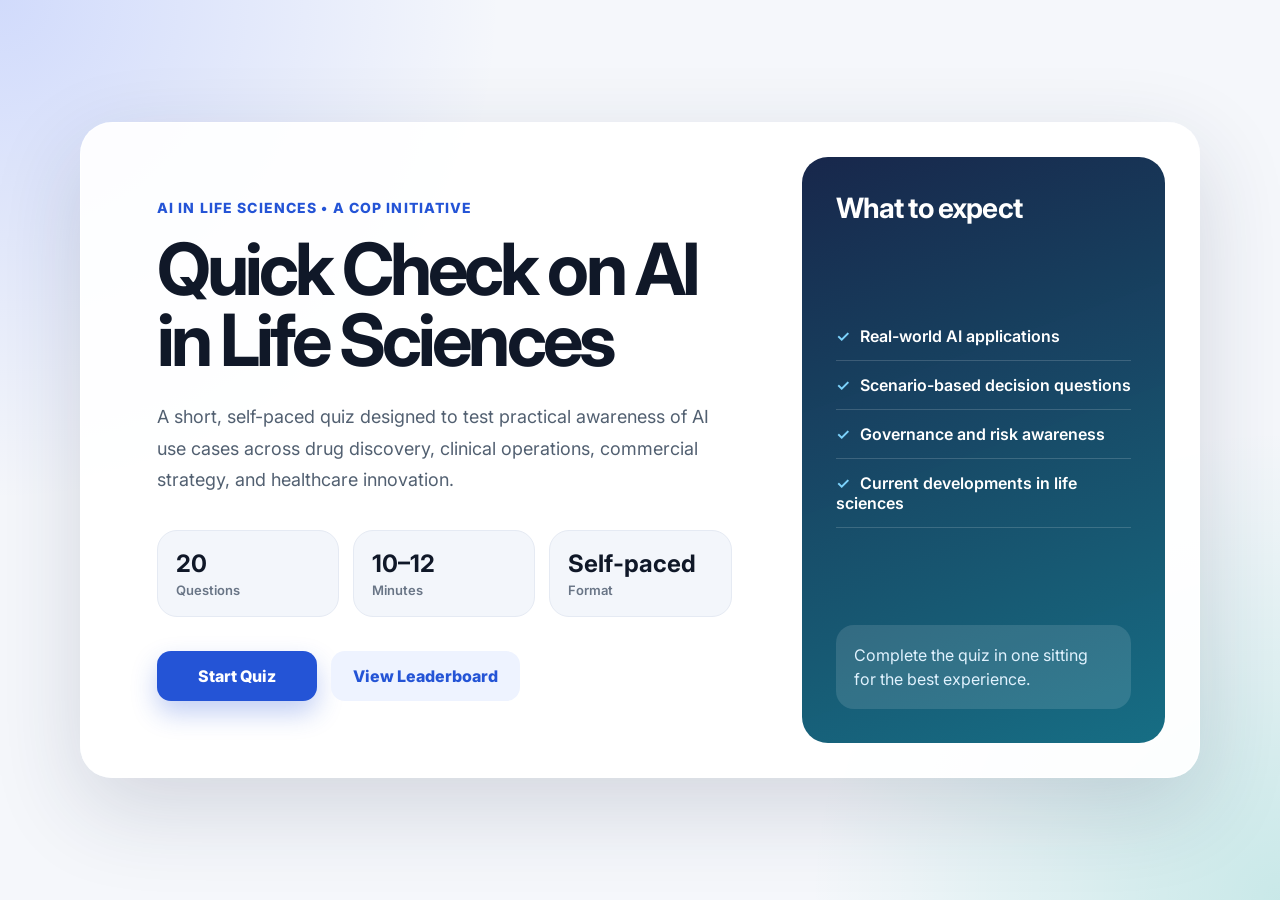
<file: index.html>
<!doctype html>
<html lang="en">
<head>
  <meta charset="UTF-8" />
  <meta name="viewport" content="width=device-width, initial-scale=1.0" />
  <title>AI in Life Sciences Quiz</title>
  <link rel="preconnect" href="https://fonts.googleapis.com">
  <link rel="preconnect" href="https://fonts.gstatic.com" crossorigin>
  <link href="https://fonts.googleapis.com/css2?family=Inter:wght@400;500;600;700;800&display=swap" rel="stylesheet">
  <link rel="stylesheet" href="styles.css" />
</head>

<body>
  <main class="page">
    <section class="hero-card">
      <div class="content">
        <p class="eyebrow">AI in Life Sciences • A COP Initiative</p>

        <h1>Quick Check on AI in Life Sciences</h1>

        <p class="subtitle">
          A short, self-paced quiz designed to test practical awareness of AI use cases
          across drug discovery, clinical operations, commercial strategy, and healthcare innovation.
        </p>

        <div class="meta-grid">
          <div>
            <strong>20</strong>
            <span>Questions</span>
          </div>
          <div>
            <strong>10–12</strong>
            <span>Minutes</span>
          </div>
          <div>
            <strong>Self-paced</strong>
            <span>Format</span>
          </div>
        </div>

        <div class="actions">
          <a class="btn primary" href="https://forms.office.com/r/dmVZq0p97g" target="_blank">
            Start Quiz
          </a>
          <a class="btn secondary" href="results.html">
            View Leaderboard
          </a>
        </div>
      </div>

      <aside class="side-panel">
        <h2>What to expect</h2>
        <ul>
          <li>Real-world AI applications</li>
          <li>Scenario-based decision questions</li>
          <li>Governance and risk awareness</li>
          <li>Current developments in life sciences</li>
        </ul>

        <div class="note">
          Complete the quiz in one sitting for the best experience.
        </div>
      </aside>
    </section>
  </main>
</body>
</html>
</file>
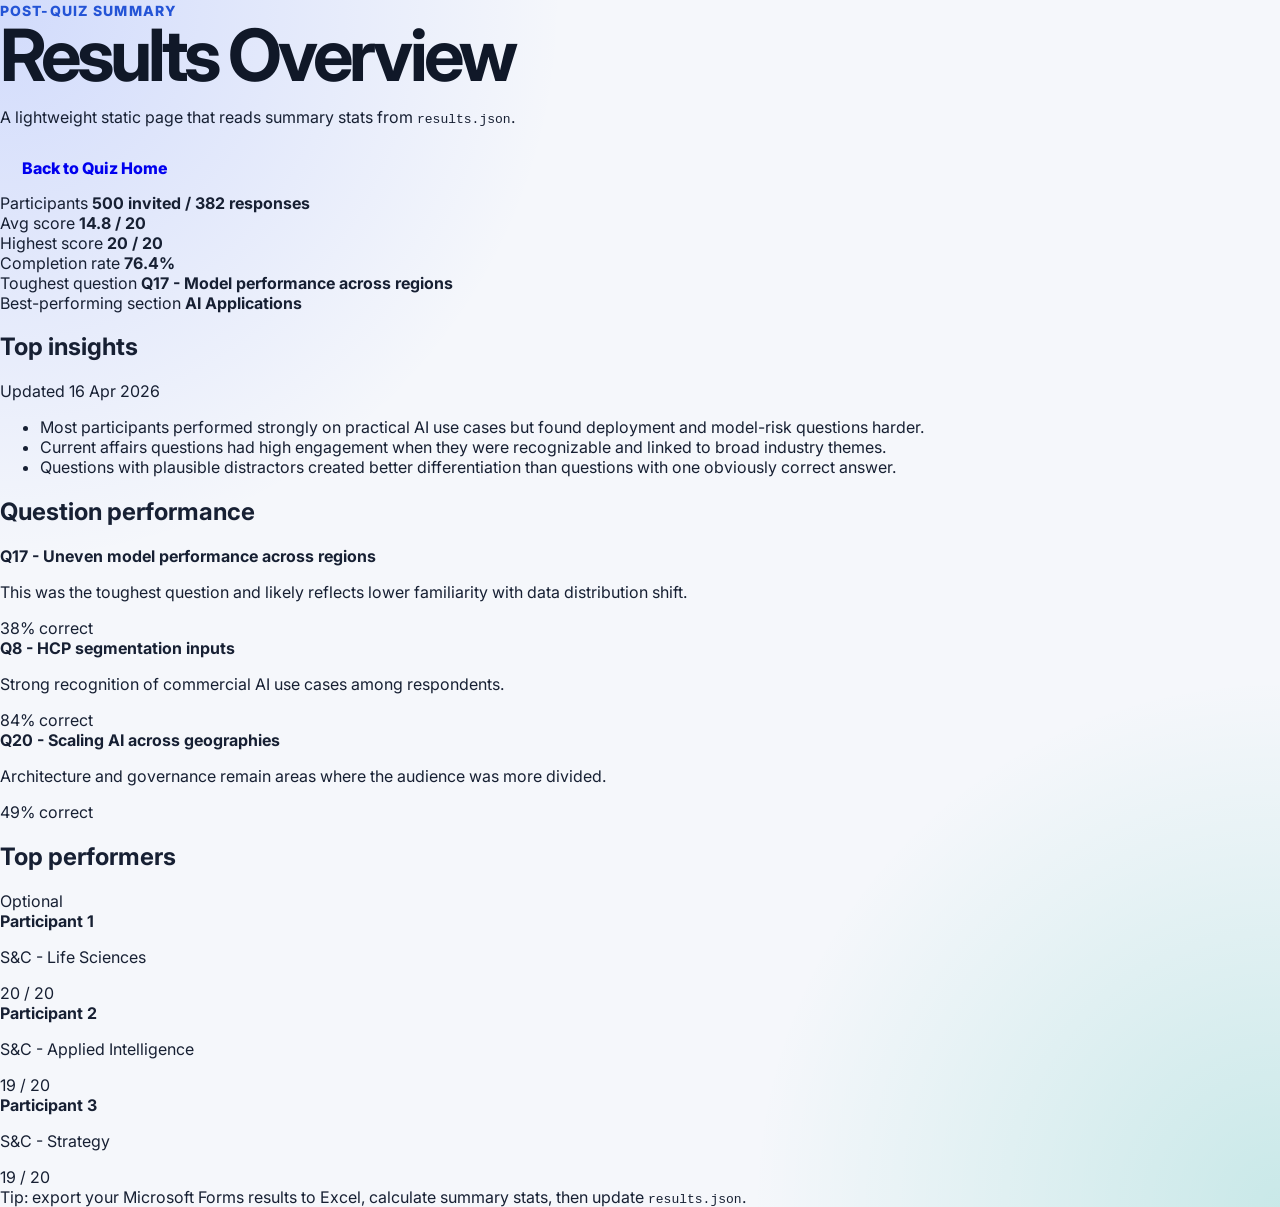
<file: results.html>
<!doctype html>
<html lang="en">
<head>
  <meta charset="UTF-8" />
  <meta name="viewport" content="width=device-width, initial-scale=1.0" />
  <title>AI in Life Sciences - Results Summary</title>
  <meta name="description" content="Post-quiz results summary page driven by a simple JSON file." />
  <link rel="preconnect" href="https://fonts.googleapis.com">
  <link rel="preconnect" href="https://fonts.gstatic.com" crossorigin>
  <link href="https://fonts.googleapis.com/css2?family=Inter:wght@400;500;600;700;800&display=swap" rel="stylesheet">
  <link rel="stylesheet" href="styles.css" />
</head>
<body>
  <div class="page-shell">
    <header class="hero card compact-hero">
      <div class="hero-copy">
        <span class="eyebrow">Post-quiz summary</span>
        <h1>Results Overview</h1>
        <p class="lede">A lightweight static page that reads summary stats from <code>results.json</code>.</p>
      </div>
      <div class="hero-actions no-wrap">
        <a class="btn btn-secondary" href="index.html">Back to Quiz Home</a>
      </div>
    </header>

    <main id="resultsApp">
      <section class="grid-three" id="metricsGrid"></section>

      <section class="grid-two lower-grid">
        <article class="card section-card">
          <div class="section-heading-row">
            <h2>Top insights</h2>
            <span class="pill" id="lastUpdated">Loading</span>
          </div>
          <div id="insightsList"></div>
        </article>

        <article class="card section-card">
          <h2>Question performance</h2>
          <div id="questionStats"></div>
        </article>
      </section>

      <section class="card section-card">
        <div class="section-heading-row">
          <h2>Top performers</h2>
          <span class="pill">Optional</span>
        </div>
        <div id="topPerformers"></div>
      </section>
    </main>

    <footer class="site-footer">
      <span>Tip: export your Microsoft Forms results to Excel, calculate summary stats, then update <code>results.json</code>.</span>
    </footer>
  </div>

  <script>
    async function loadResults() {
      const res = await fetch('results.json');
      const data = await res.json();

      document.getElementById('lastUpdated').textContent = `Updated ${data.lastUpdated}`;

      const metrics = [
        { label: 'Participants', value: data.metrics.participants },
        { label: 'Avg score', value: data.metrics.averageScore },
        { label: 'Highest score', value: data.metrics.highestScore },
        { label: 'Completion rate', value: data.metrics.completionRate },
        { label: 'Toughest question', value: data.metrics.toughestQuestion },
        { label: 'Best-performing section', value: data.metrics.bestSection }
      ];

      document.getElementById('metricsGrid').innerHTML = metrics.map(item => `
        <article class="card metric-summary-card">
          <span class="metric-label">${item.label}</span>
          <strong>${item.value}</strong>
        </article>
      `).join('');

      document.getElementById('insightsList').innerHTML = `
        <ul class="feature-list">${data.insights.map(item => `<li>${item}</li>`).join('')}</ul>
      `;

      document.getElementById('questionStats').innerHTML = `
        <div class="stats-list">
          ${data.questionStats.map(q => `
            <div class="stats-row">
              <div>
                <strong>${q.question}</strong>
                <p>${q.note}</p>
              </div>
              <span class="stats-badge">${q.correctRate}</span>
            </div>
          `).join('')}
        </div>
      `;

      document.getElementById('topPerformers').innerHTML = `
        <div class="stats-list">
          ${data.topPerformers.map(p => `
            <div class="stats-row">
              <div>
                <strong>${p.name}</strong>
                <p>${p.team}</p>
              </div>
              <span class="stats-badge">${p.score}</span>
            </div>
          `).join('')}
        </div>
      `;
    }

    loadResults().catch(() => {
      document.getElementById('resultsApp').innerHTML = `
        <section class="card section-card">
          <h2>Could not load results</h2>
          <p>Make sure <code>results.json</code> is present and valid JSON.</p>
        </section>
      `;
    });
  </script>
</body>
</html>
</file>
<file: styles.css>
* {
  box-sizing: border-box;
}

body {
  margin: 0;
  font-family: "Inter", sans-serif;
  min-height: 100vh;
  color: #172033;
  background:
    radial-gradient(circle at top left, rgba(46, 91, 255, 0.18), transparent 32%),
    radial-gradient(circle at bottom right, rgba(0, 166, 147, 0.18), transparent 30%),
    #f5f7fb;
}

.page {
  min-height: 100vh;
  display: grid;
  place-items: center;
  padding: 40px 22px;
}

.hero-card {
  width: 100%;
  max-width: 1120px;
  display: grid;
  grid-template-columns: 1.45fr 0.8fr;
  gap: 28px;
  padding: 34px;
  border-radius: 32px;
  background: rgba(255, 255, 255, 0.92);
  box-shadow: 0 30px 90px rgba(28, 44, 74, 0.16);
  border: 1px solid rgba(255, 255, 255, 0.8);
}

.content {
  padding: 42px;
}

.eyebrow {
  margin: 0 0 18px;
  color: #2454d6;
  font-size: 14px;
  font-weight: 800;
  letter-spacing: 0.08em;
  text-transform: uppercase;
}

h1 {
  margin: 0;
  max-width: 760px;
  font-size: clamp(42px, 6vw, 72px);
  line-height: 0.98;
  letter-spacing: -0.055em;
  color: #101828;
}

.subtitle {
  margin: 26px 0 34px;
  max-width: 720px;
  color: #526071;
  font-size: 18px;
  line-height: 1.75;
}

.meta-grid {
  display: grid;
  grid-template-columns: repeat(3, 1fr);
  gap: 14px;
  margin-bottom: 34px;
}

.meta-grid div {
  padding: 18px;
  border-radius: 20px;
  background: #f3f6fb;
  border: 1px solid #e5eaf3;
}

.meta-grid strong {
  display: block;
  font-size: 24px;
  color: #101828;
}

.meta-grid span {
  display: block;
  margin-top: 4px;
  color: #697586;
  font-size: 13px;
  font-weight: 600;
}

.actions {
  display: flex;
  gap: 14px;
  flex-wrap: wrap;
}

.btn {
  display: inline-flex;
  align-items: center;
  justify-content: center;
  min-width: 160px;
  padding: 15px 22px;
  border-radius: 14px;
  text-decoration: none;
  font-weight: 800;
  transition: 0.2s ease;
}

.primary {
  color: white;
  background: #2454d6;
  box-shadow: 0 12px 26px rgba(36, 84, 214, 0.28);
}

.primary:hover {
  transform: translateY(-2px);
  background: #1d45b8;
}

.secondary {
  color: #2454d6;
  background: #eef3ff;
}

.secondary:hover {
  background: #e2eaff;
}

.side-panel {
  padding: 34px;
  border-radius: 26px;
  color: white;
  background:
    linear-gradient(160deg, rgba(24, 39, 75, 0.95), rgba(22, 116, 137, 0.92)),
    #18274b;
  display: flex;
  flex-direction: column;
  justify-content: space-between;
}

.side-panel h2 {
  margin: 0 0 18px;
  font-size: 28px;
  letter-spacing: -0.03em;
}

.side-panel ul {
  list-style: none;
  padding: 0;
  margin: 0;
}

.side-panel li {
  padding: 14px 0;
  border-bottom: 1px solid rgba(255, 255, 255, 0.16);
  font-weight: 600;
}

.side-panel li::before {
  content: "✓";
  margin-right: 10px;
  color: #7dd3fc;
}

.note {
  margin-top: 28px;
  padding: 18px;
  border-radius: 18px;
  background: rgba(255, 255, 255, 0.12);
  color: #e0f2fe;
  line-height: 1.5;
}

@media (max-width: 850px) {
  .hero-card {
    grid-template-columns: 1fr;
    padding: 20px;
  }

  .content {
    padding: 24px;
  }

  .meta-grid {
    grid-template-columns: 1fr;
  }
}
</file>
